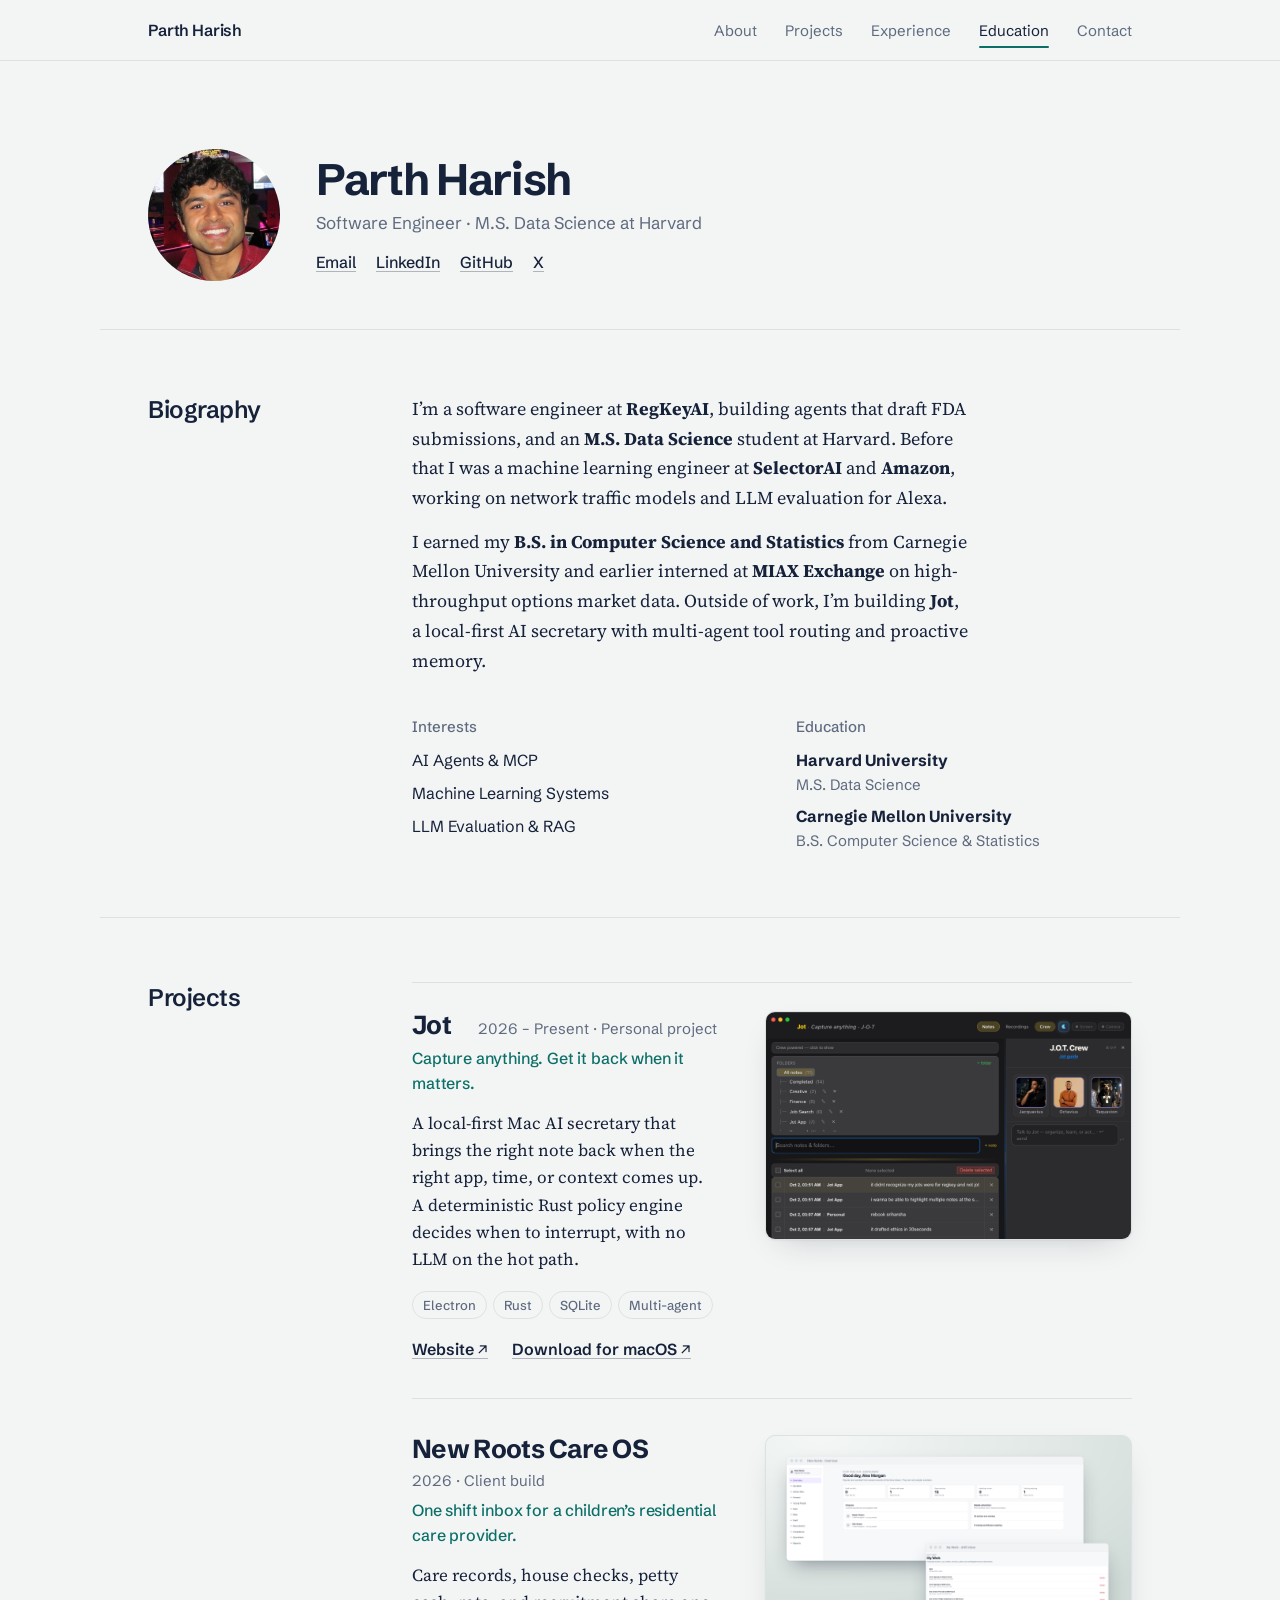
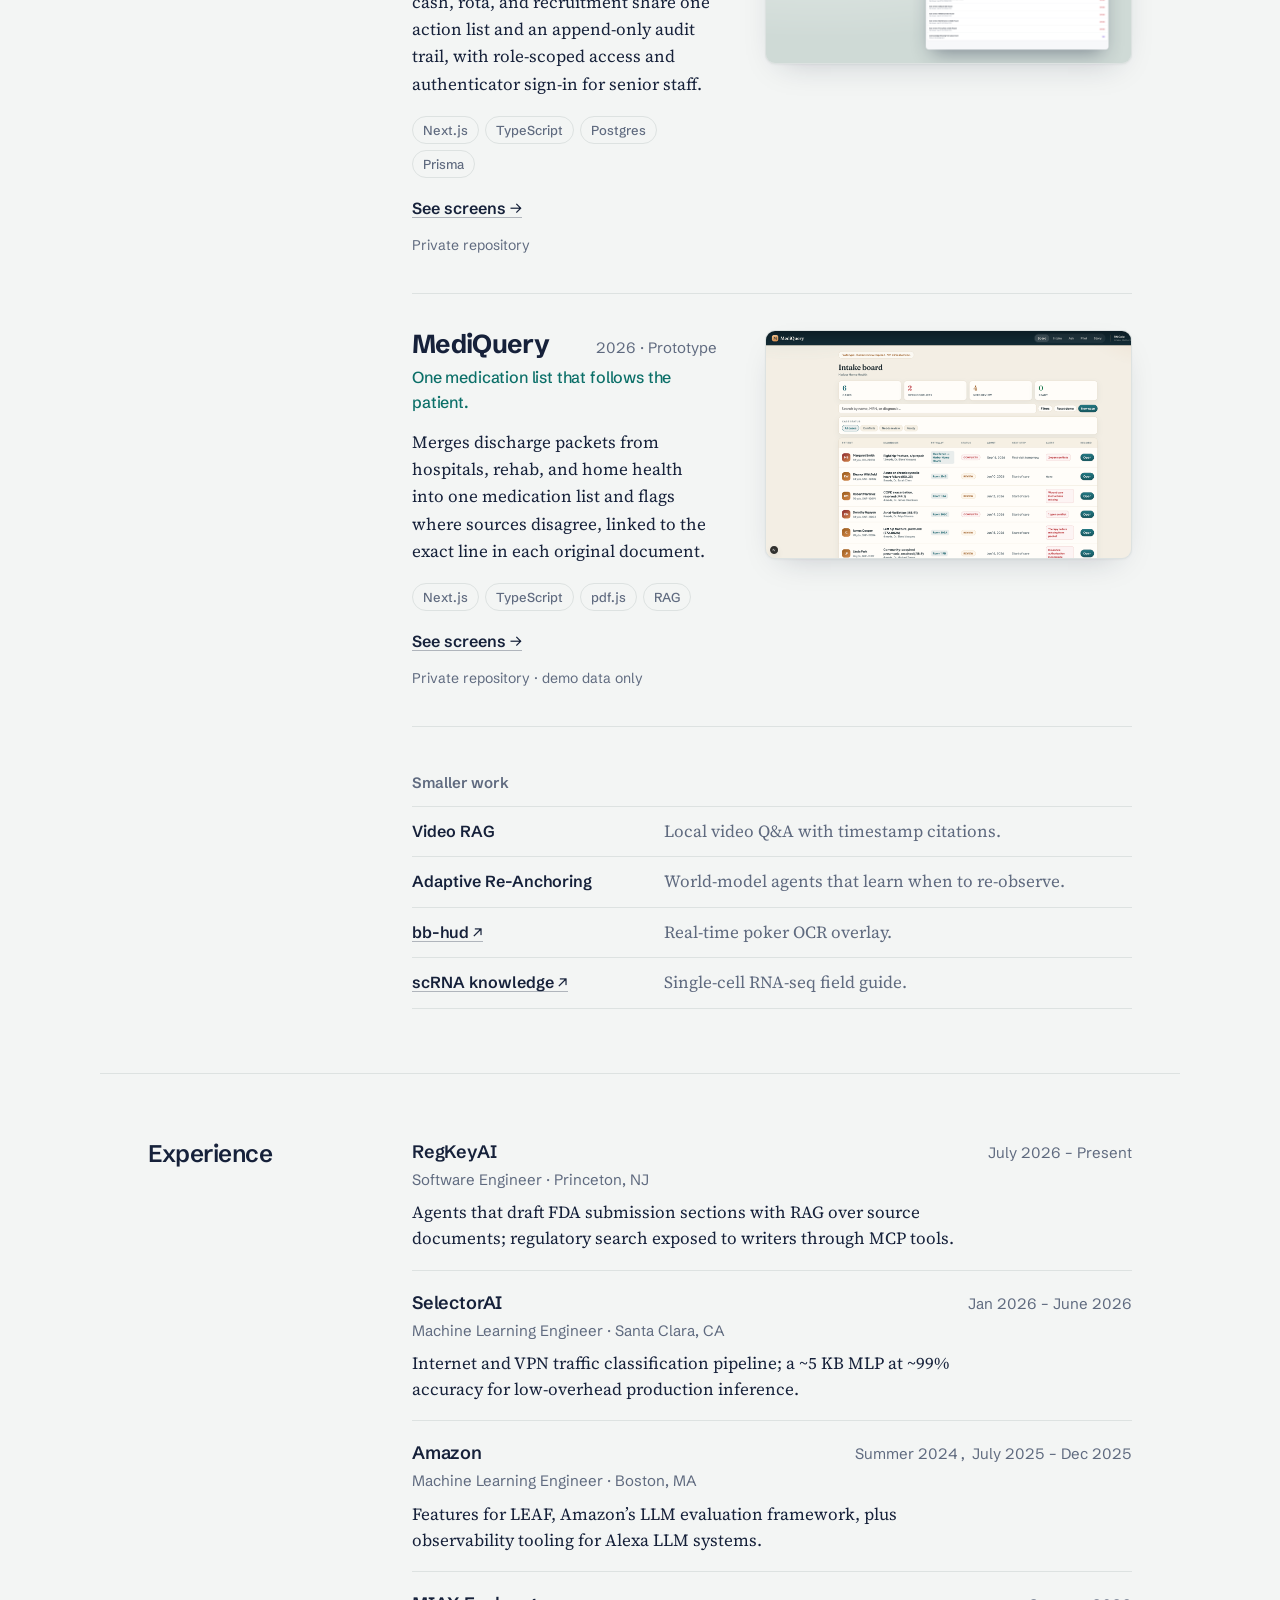
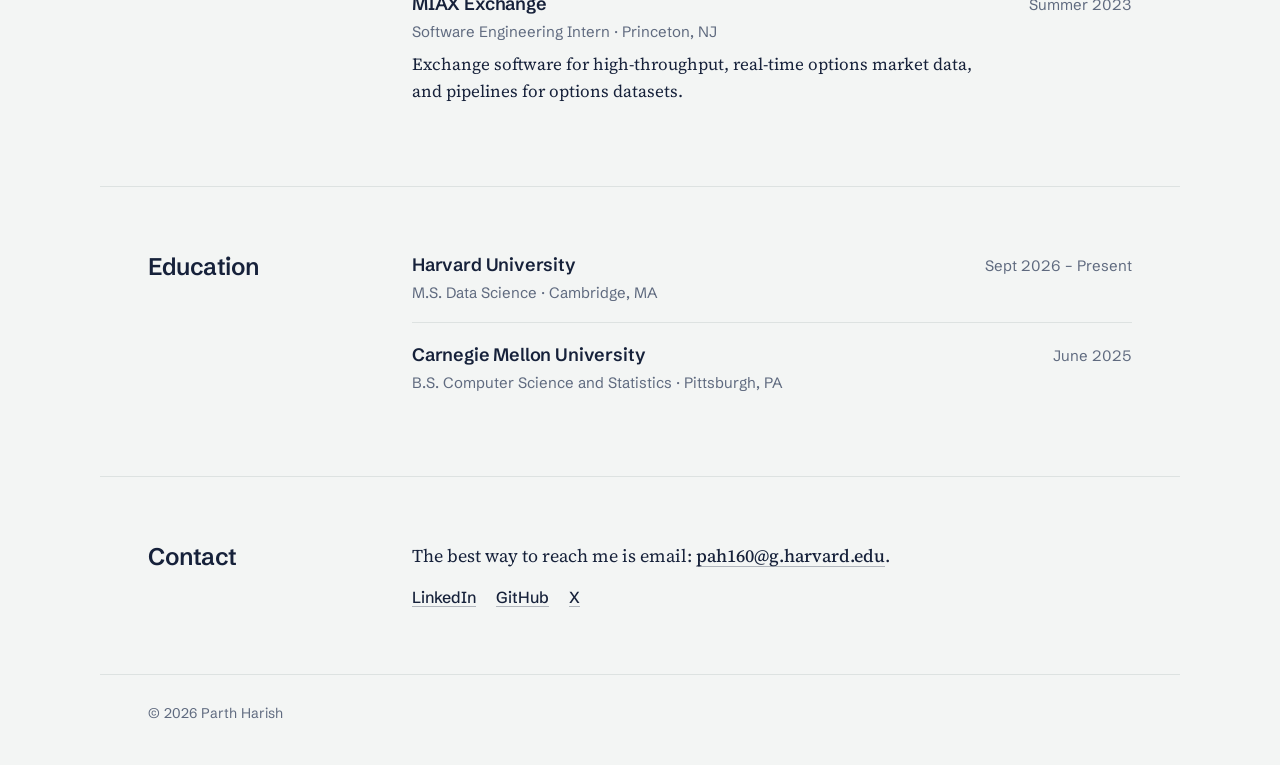
<file: index.html>
<!DOCTYPE html>
<html lang="en">
<head>
  <meta charset="UTF-8" />
  <meta name="viewport" content="width=device-width, initial-scale=1.0" />
  <title>Parth Harish | Software Engineer</title>
  <meta name="theme-color" content="#F3F5F4" />
  <meta name="description" content="Parth Harish builds AI agents and ML systems. M.S. Data Science at Harvard; previously Amazon, SelectorAI, and MIAX Exchange." />
  <meta property="og:title" content="Parth Harish | Software Engineer" />
  <meta property="og:description" content="AI agents and ML systems. M.S. Data Science at Harvard. Building Jot, a local-first AI secretary." />
  <meta property="og:url" content="https://parthha12.github.io/" />
  <meta property="og:image" content="https://parthha12.github.io/assets/projects/jot.png" />
  <link rel="icon" href="data:image/svg+xml,%3Csvg xmlns='http://www.w3.org/2000/svg' viewBox='0 0 32 32'%3E%3Crect width='32' height='32' rx='6' fill='%2316213A'/%3E%3Crect x='6' y='6' width='9' height='9' fill='%23F3F5F4'/%3E%3Crect x='17' y='6' width='9' height='9' fill='%23556077'/%3E%3Crect x='6' y='17' width='9' height='9' fill='%23556077'/%3E%3Crect x='17' y='17' width='9' height='9' fill='%230B6F68'/%3E%3C/svg%3E" />
  <link rel="preconnect" href="https://fonts.googleapis.com" />
  <link rel="preconnect" href="https://fonts.gstatic.com" crossorigin />
  <link rel="stylesheet" href="https://fonts.googleapis.com/css2?family=Schibsted+Grotesk:wght@400;500;600;700&family=Source+Serif+4:opsz,wght@8..60,400;8..60,600&display=swap" />
  <link rel="stylesheet" href="styles.css?v=6" />
  <script type="application/ld+json">
  {
    "@context": "https://schema.org",
    "@type": "Person",
    "name": "Parth Harish",
    "jobTitle": "Software Engineer",
    "email": "pah160@g.harvard.edu",
    "url": "https://parthha12.github.io/",
    "image": "https://parthha12.github.io/assets/dp.jpg",
    "alumniOf": [
      { "@type": "CollegeOrUniversity", "name": "Harvard University" },
      { "@type": "CollegeOrUniversity", "name": "Carnegie Mellon University" }
    ],
    "sameAs": [
      "https://www.linkedin.com/in/parth-harish",
      "https://github.com/parthha12",
      "https://x.com/parthhar04"
    ]
  }
  </script>
</head>
<body>
  <header class="topbar">
    <div class="topbar__inner container">
      <a class="topbar__name" href="#about">Parth Harish</a>
      <nav aria-label="Sections">
        <ul class="nav">
          <li><a href="#about">About</a></li>
          <li><a href="#projects">Projects</a></li>
          <li><a href="#experience">Experience</a></li>
          <li><a href="#education">Education</a></li>
          <li><a href="#contact">Contact</a></li>
        </ul>
      </nav>
    </div>
  </header>

  <main>
    <section id="about" class="hero container">
      <img class="avatar" src="assets/dp.jpg?v=2" alt="Parth Harish" width="132" height="132" />
      <div>
        <h1 class="hero__name">Parth Harish</h1>
        <p class="hero__role">Software Engineer · M.S. Data Science at Harvard</p>
        <ul class="hero__links">
          <li><a href="mailto:pah160@g.harvard.edu">Email</a></li>
          <li><a href="https://www.linkedin.com/in/parth-harish" target="_blank" rel="me noopener noreferrer">LinkedIn</a></li>
          <li><a href="https://github.com/parthha12" target="_blank" rel="me noopener noreferrer">GitHub</a></li>
          <li><a href="https://x.com/parthhar04" target="_blank" rel="me noopener noreferrer">X</a></li>
        </ul>
      </div>
    </section>

    <section class="block container" aria-labelledby="bio-title">
      <h2 id="bio-title" class="block__title">Biography</h2>
      <div class="block__body">
        <p class="prose">
          I’m a software engineer at <strong>RegKeyAI</strong>, building agents that draft FDA submissions,
          and an <strong>M.S. Data Science</strong> student at Harvard. Before that I was a machine learning engineer
          at <strong>SelectorAI</strong> and <strong>Amazon</strong>, working on network traffic models and LLM evaluation for Alexa.
        </p>
        <p class="prose">
          I earned my <strong>B.S. in Computer Science and Statistics</strong> from Carnegie Mellon University and earlier
          interned at <strong>MIAX Exchange</strong> on high-throughput options market data. Outside of work, I’m building
          <strong>Jot</strong>, a local-first AI secretary with multi-agent tool routing and proactive memory.
        </p>

        <div class="facts">
          <div>
            <h3 class="facts__title">Interests</h3>
            <ul class="facts__list">
              <li>AI Agents &amp; MCP</li>
              <li>Machine Learning Systems</li>
              <li>LLM Evaluation &amp; RAG</li>
            </ul>
          </div>
          <div>
            <h3 class="facts__title">Education</h3>
            <ul class="facts__list">
              <li><strong>Harvard University</strong><span>M.S. Data Science</span></li>
              <li><strong>Carnegie Mellon University</strong><span>B.S. Computer Science &amp; Statistics</span></li>
            </ul>
          </div>
        </div>
      </div>
    </section>

    <section id="projects" class="block container" aria-labelledby="projects-title">
      <h2 id="projects-title" class="block__title">Projects</h2>
      <div class="block__body">
        <ul class="projects">
          <li class="project">
            <div class="project__text">
              <div class="project__head">
                <h3 class="project__name">Jot</h3>
                <p class="project__meta">2026 – Present · Personal project</p>
              </div>
              <p class="project__tagline">Capture anything. Get it back when it matters.</p>
              <p class="project__desc">
                A local-first Mac AI secretary that brings the right note back when the right app, time, or context comes up.
                A deterministic Rust policy engine decides when to interrupt, with no LLM on the hot path.
              </p>
              <ul class="tags" aria-label="Stack">
                <li>Electron</li><li>Rust</li><li>SQLite</li><li>Multi-agent</li>
              </ul>
              <ul class="project__links">
                <li><a href="https://parthha12.github.io/jot/" target="_blank" rel="noopener noreferrer">Website</a></li>
                <li><a href="https://github.com/parthha12/jot-releases/releases/latest" target="_blank" rel="noopener noreferrer">Download for macOS</a></li>
              </ul>
            </div>
            <a class="project__media" href="https://parthha12.github.io/jot/" target="_blank" rel="noopener noreferrer">
              <img src="assets/projects/jot.png?v=2" alt="Jot workspace with notes, folders, and the J·O·T crew panel" width="924" height="676" loading="lazy" />
            </a>
          </li>

          <li class="project">
            <div class="project__text">
              <div class="project__head">
                <h3 class="project__name">New Roots Care OS</h3>
                <p class="project__meta">2026 · Client build</p>
              </div>
              <p class="project__tagline">One shift inbox for a children’s residential care provider.</p>
              <p class="project__desc">
                Care records, house checks, petty cash, rota, and recruitment share one action list and an append-only
                audit trail, with role-scoped access and authenticator sign-in for senior staff.
              </p>
              <ul class="tags" aria-label="Stack">
                <li>Next.js</li><li>TypeScript</li><li>Postgres</li><li>Prisma</li>
              </ul>
              <ul class="project__links">
                <li><a href="projects/new-roots.html">See screens</a></li>
              </ul>
              <p class="project__note">Private repository</p>
            </div>
            <a class="project__media" href="projects/new-roots.html">
              <img src="assets/projects/new-roots/thumb.png?v=2" alt="New Roots overview dashboard and shift inbox with overdue checks" width="1600" height="1000" loading="lazy" />
            </a>
          </li>

          <li class="project">
            <div class="project__text">
              <div class="project__head">
                <h3 class="project__name">MediQuery</h3>
                <p class="project__meta">2026 · Prototype</p>
              </div>
              <p class="project__tagline">One medication list that follows the patient.</p>
              <p class="project__desc">
                Merges discharge packets from hospitals, rehab, and home health into one medication list and flags where
                sources disagree, linked to the exact line in each original document.
              </p>
              <ul class="tags" aria-label="Stack">
                <li>Next.js</li><li>TypeScript</li><li>pdf.js</li><li>RAG</li>
              </ul>
              <ul class="project__links">
                <li><a href="projects/mediquery.html">See screens</a></li>
              </ul>
              <p class="project__note">Private repository · demo data only</p>
            </div>
            <a class="project__media" href="projects/mediquery.html">
              <img src="assets/projects/mediquery/2.png" alt="MediQuery intake board with demo patients and medication conflicts" width="1600" height="900" loading="lazy" />
            </a>
          </li>
        </ul>

        <h3 class="minor__title">Smaller work</h3>
        <ul class="minor">
          <li><p class="minor__name">Video RAG</p><p class="minor__desc">Local video Q&amp;A with timestamp citations.</p></li>
          <li><p class="minor__name">Adaptive Re-Anchoring</p><p class="minor__desc">World-model agents that learn when to re-observe.</p></li>
          <li><a class="minor__name" href="https://github.com/parthha12/bb-hud" target="_blank" rel="noopener noreferrer">bb-hud</a><p class="minor__desc">Real-time poker OCR overlay.</p></li>
          <li><a class="minor__name" href="https://github.com/parthha12/scrna-knowledge" target="_blank" rel="noopener noreferrer">scRNA knowledge</a><p class="minor__desc">Single-cell RNA-seq field guide.</p></li>
        </ul>
      </div>
    </section>

    <section id="experience" class="block container" aria-labelledby="experience-title">
      <h2 id="experience-title" class="block__title">Experience</h2>
      <div class="block__body">
        <ul class="timeline">
          <li>
            <div class="timeline__head"><h3>RegKeyAI</h3><span>July 2026 – Present</span></div>
            <p class="timeline__role">Software Engineer · Princeton, NJ</p>
            <p class="timeline__desc">Agents that draft FDA submission sections with RAG over source documents; regulatory search exposed to writers through MCP tools.</p>
          </li>
          <li>
            <div class="timeline__head"><h3>SelectorAI</h3><span>Jan 2026 – June 2026</span></div>
            <p class="timeline__role">Machine Learning Engineer · Santa Clara, CA</p>
            <p class="timeline__desc">Internet and VPN traffic classification pipeline; a ~5 KB MLP at ~99% accuracy for low-overhead production inference.</p>
          </li>
          <li>
            <div class="timeline__head"><h3>Amazon</h3><span>Summer 2024, July 2025 – Dec 2025</span></div>
            <p class="timeline__role">Machine Learning Engineer · Boston, MA</p>
            <p class="timeline__desc">Features for LEAF, Amazon’s LLM evaluation framework, plus observability tooling for Alexa LLM systems.</p>
          </li>
          <li>
            <div class="timeline__head"><h3>MIAX Exchange</h3><span>Summer 2023</span></div>
            <p class="timeline__role">Software Engineering Intern · Princeton, NJ</p>
            <p class="timeline__desc">Exchange software for high-throughput, real-time options market data, and pipelines for options datasets.</p>
          </li>
        </ul>
      </div>
    </section>

    <section id="education" class="block container" aria-labelledby="education-title">
      <h2 id="education-title" class="block__title">Education</h2>
      <div class="block__body">
        <ul class="timeline">
          <li>
            <div class="timeline__head"><h3>Harvard University</h3><span>Sept 2026 – Present</span></div>
            <p class="timeline__role">M.S. Data Science · Cambridge, MA</p>
          </li>
          <li>
            <div class="timeline__head"><h3>Carnegie Mellon University</h3><span>June 2025</span></div>
            <p class="timeline__role">B.S. Computer Science and Statistics · Pittsburgh, PA</p>
          </li>
        </ul>
      </div>
    </section>

    <section id="contact" class="block container" aria-labelledby="contact-title">
      <h2 id="contact-title" class="block__title">Contact</h2>
      <div class="block__body">
        <p class="prose">The best way to reach me is email: <a class="inline" href="mailto:pah160@g.harvard.edu">pah160@g.harvard.edu</a>.</p>
        <ul class="hero__links">
          <li><a href="https://www.linkedin.com/in/parth-harish" target="_blank" rel="me noopener noreferrer">LinkedIn</a></li>
          <li><a href="https://github.com/parthha12" target="_blank" rel="me noopener noreferrer">GitHub</a></li>
          <li><a href="https://x.com/parthhar04" target="_blank" rel="me noopener noreferrer">X</a></li>
        </ul>
      </div>
    </section>
  </main>

  <footer class="footer container">© 2026 Parth Harish</footer>

  <script>
    const links = [...document.querySelectorAll('.nav a')];
    const byId = new Map(links.map((a) => [a.hash.slice(1), a]));
    const observer = new IntersectionObserver((entries) => {
      entries.forEach((entry) => {
        if (!entry.isIntersecting) return;
        links.forEach((a) => a.removeAttribute('aria-current'));
        byId.get(entry.target.id)?.setAttribute('aria-current', 'true');
      });
    }, { rootMargin: '-45% 0px -50% 0px' });
    byId.forEach((_, id) => observer.observe(document.getElementById(id)));
  </script>
</body>
</html>
</file>
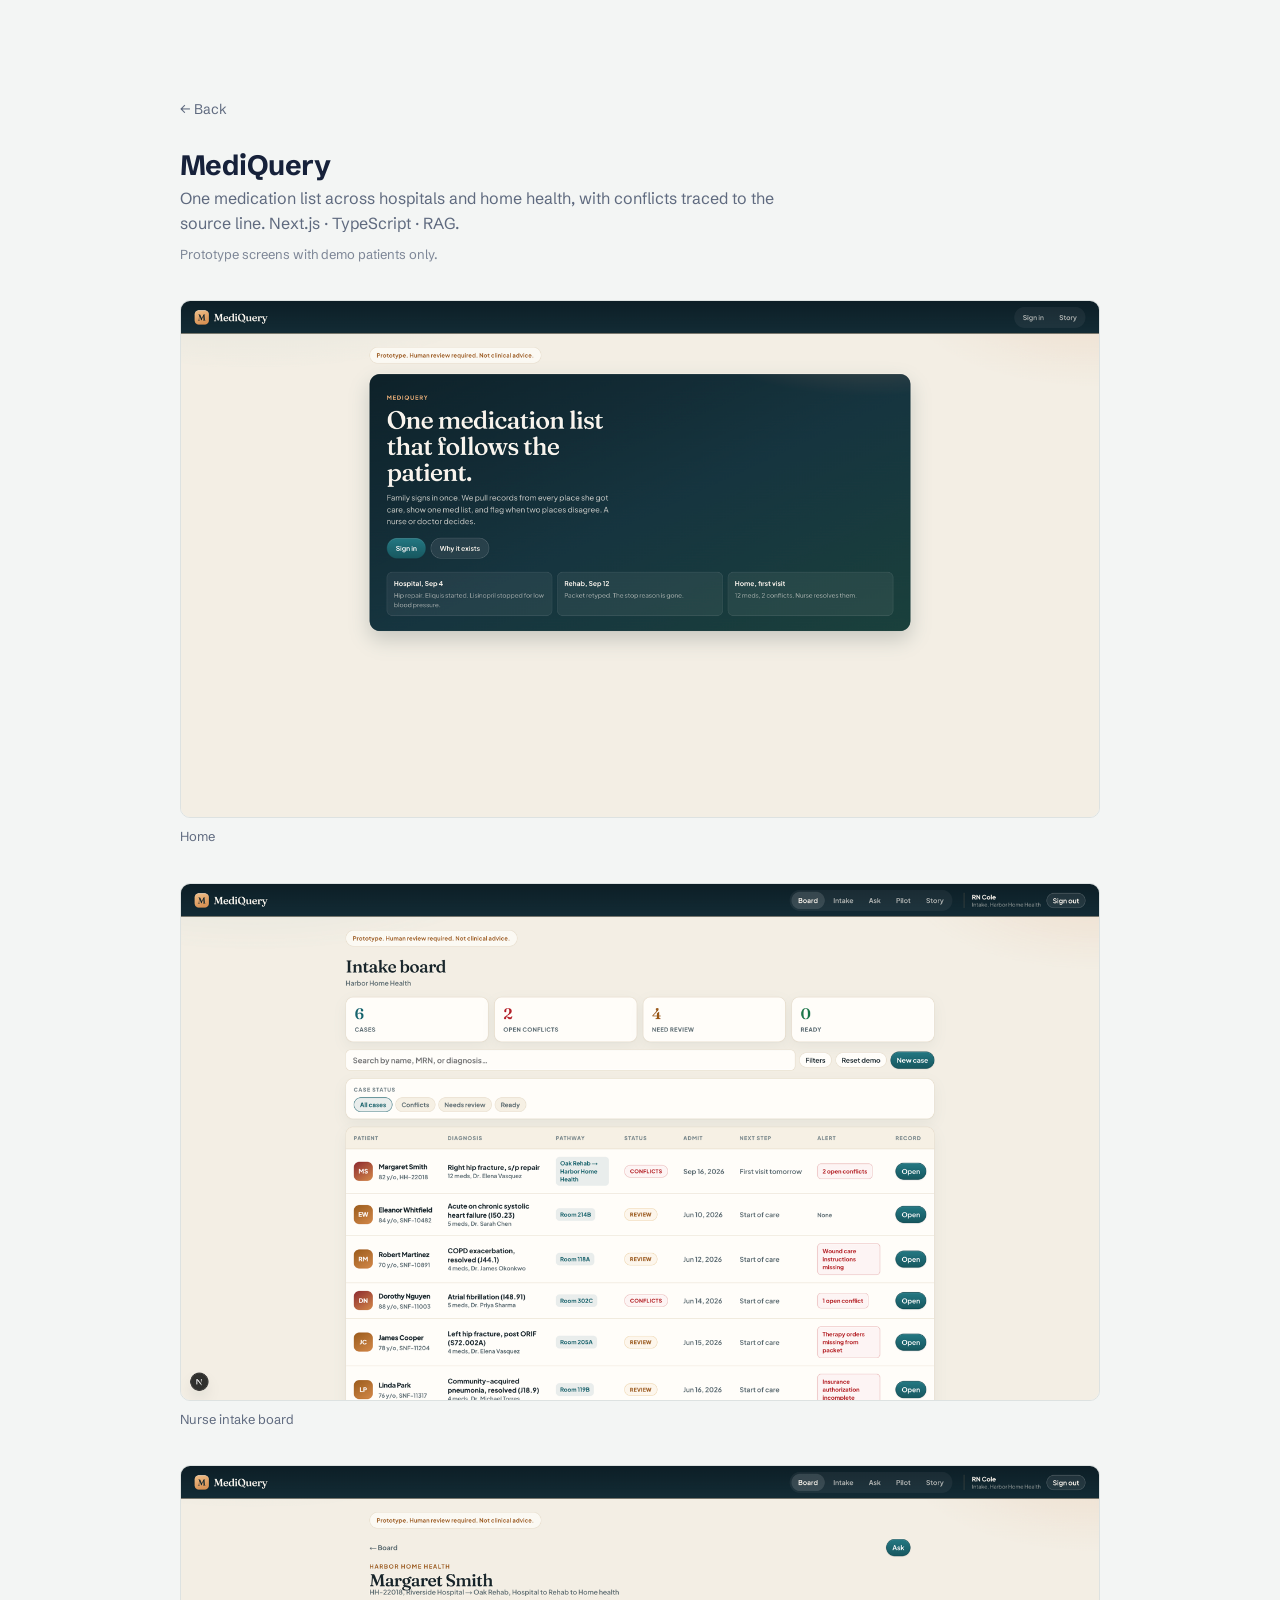
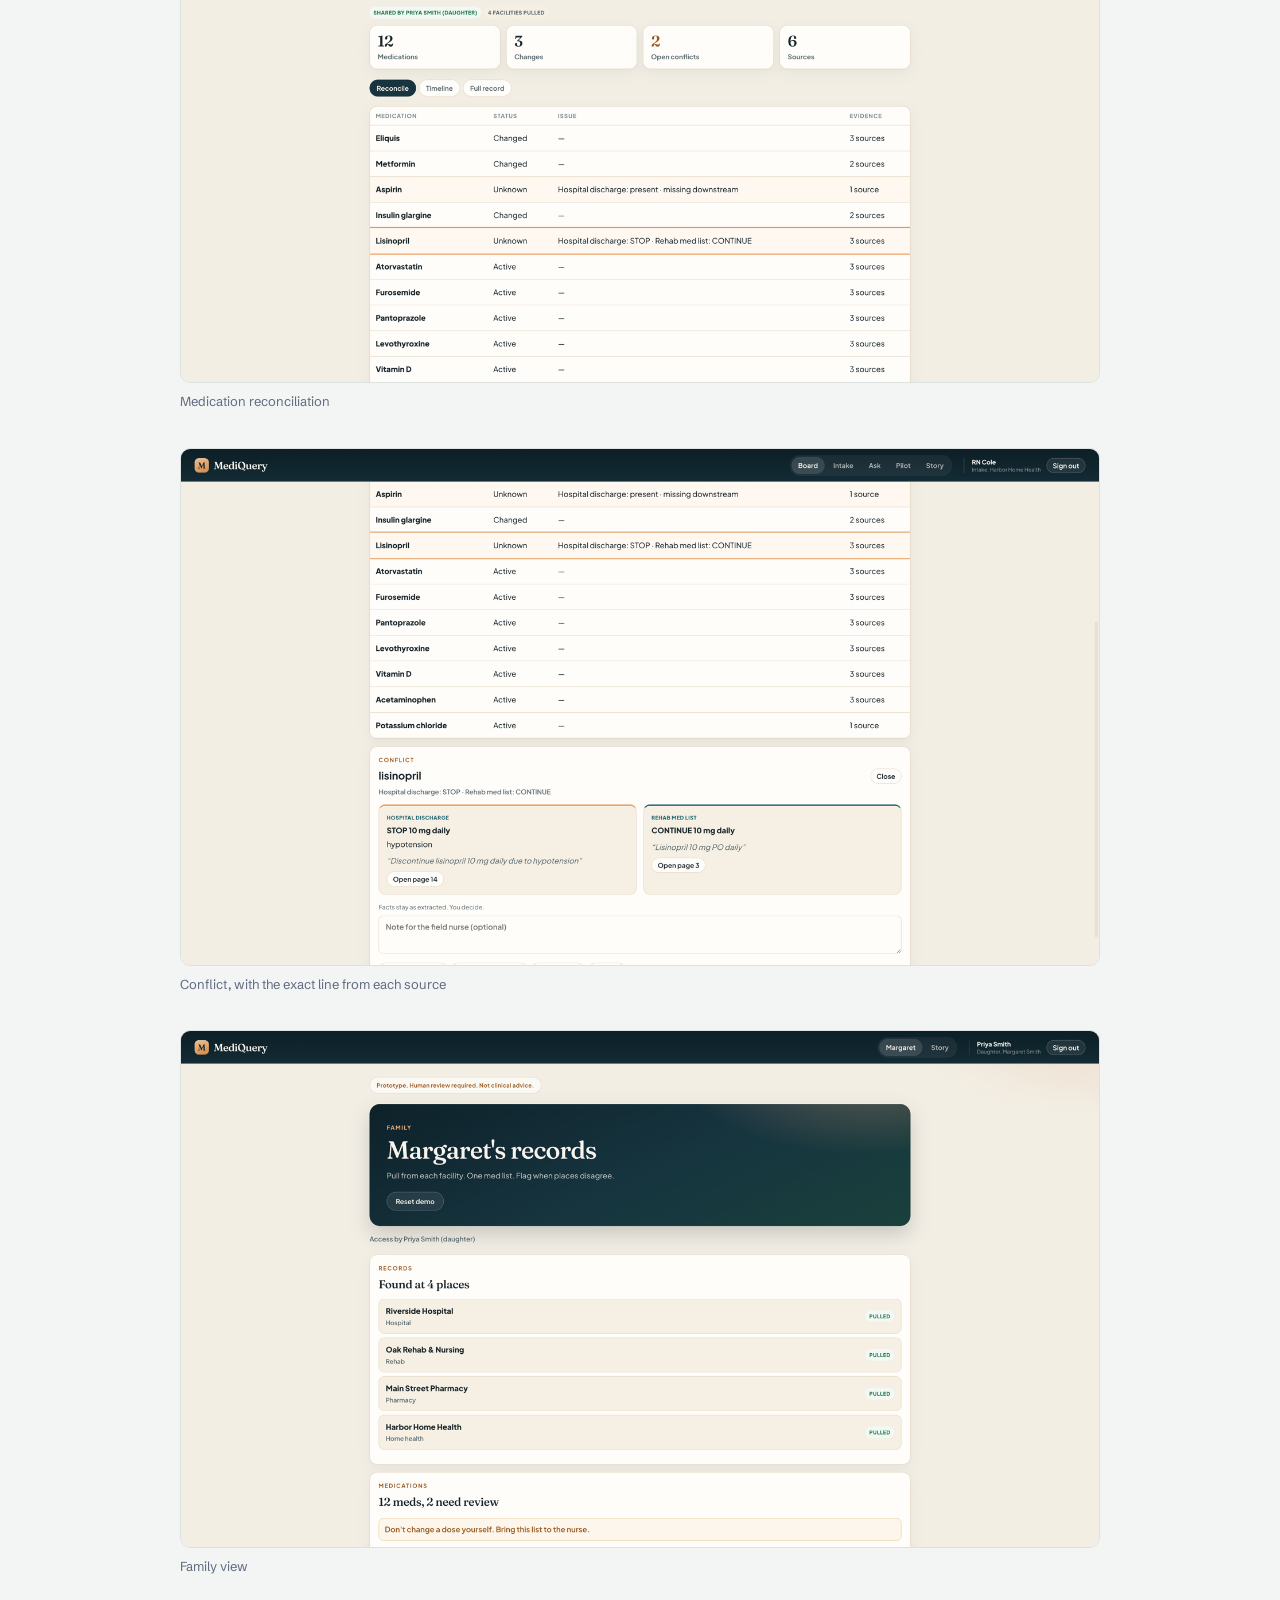
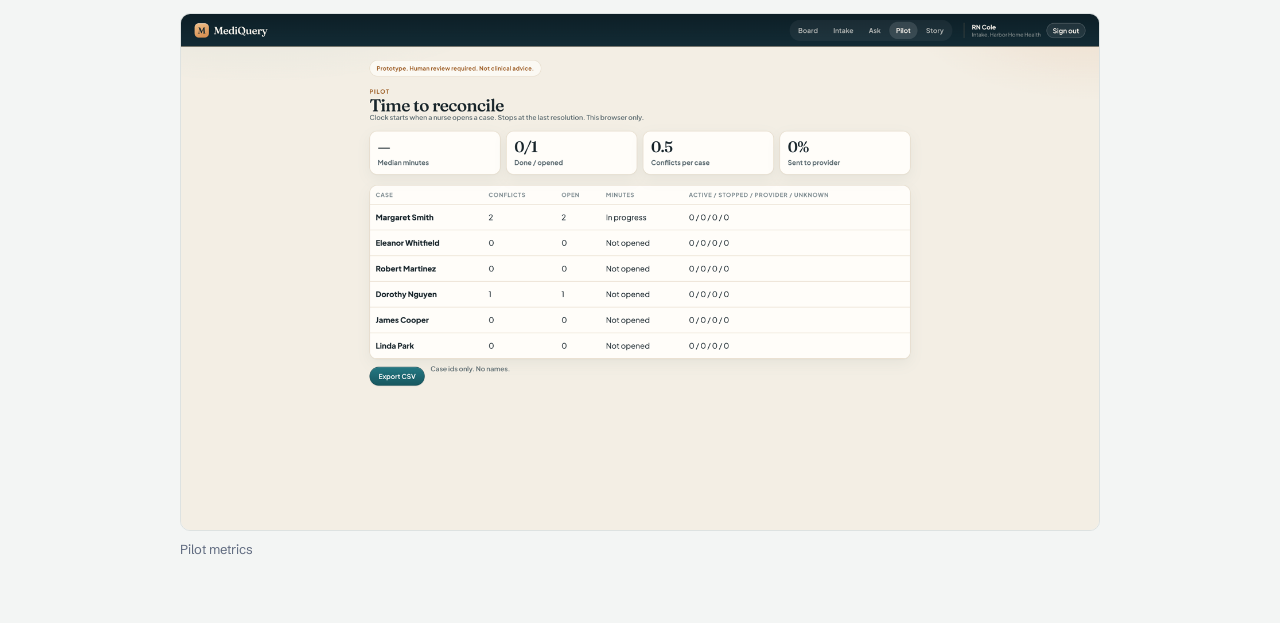
<file: projects/mediquery.html>
<!DOCTYPE html>
<html lang="en">
<head>
  <meta charset="UTF-8" />
  <meta name="viewport" content="width=device-width, initial-scale=1.0" />
  <title>MediQuery · Parth Harish</title>
  <meta name="description" content="Screens from MediQuery, one medication list that follows the patient across care settings." />
  <meta name="theme-color" content="#F3F5F4" />
  <link rel="preconnect" href="https://fonts.googleapis.com" />
  <link rel="preconnect" href="https://fonts.gstatic.com" crossorigin />
  <link rel="stylesheet" href="https://fonts.googleapis.com/css2?family=Schibsted+Grotesk:wght@400;500;600;700&display=swap" />
  <link rel="stylesheet" href="../styles.css?v=6" />
</head>
<body>
  <main class="page page--wide">
    <a class="back" href="../index.html#projects">← Back</a>

    <header class="gallery__head">
      <h1 class="intro__name">MediQuery</h1>
      <p class="intro__line">One medication list across hospitals and home health, with conflicts traced to the source line. Next.js · TypeScript · RAG.</p>
      <p class="gallery__note">Prototype screens with demo patients only.</p>
    </header>

    <ul class="gallery">
      <li><figure><img src="../assets/projects/mediquery/1.png" alt="MediQuery home page: one medication list that follows the patient" width="1600" height="900" /><figcaption>Home</figcaption></figure></li>
      <li><figure><img src="../assets/projects/mediquery/2.png" alt="Nurse intake board with six demo patients and open conflicts" width="1600" height="900" loading="lazy" /><figcaption>Nurse intake board</figcaption></figure></li>
      <li><figure><img src="../assets/projects/mediquery/3.png" alt="Patient record with a reconciled medication list" width="1600" height="900" loading="lazy" /><figcaption>Medication reconciliation</figcaption></figure></li>
      <li><figure><img src="../assets/projects/mediquery/4.png" alt="Conflict panel showing hospital STOP versus rehab CONTINUE with page links" width="1600" height="900" loading="lazy" /><figcaption>Conflict, with the exact line from each source</figcaption></figure></li>
      <li><figure><img src="../assets/projects/mediquery/5.png" alt="Family view showing records pulled from four facilities" width="1600" height="900" loading="lazy" /><figcaption>Family view</figcaption></figure></li>
      <li><figure><img src="../assets/projects/mediquery/6.png" alt="Pilot metrics: time to reconcile per case" width="1600" height="900" loading="lazy" /><figcaption>Pilot metrics</figcaption></figure></li>
    </ul>
  </main>
</body>
</html>
</file>
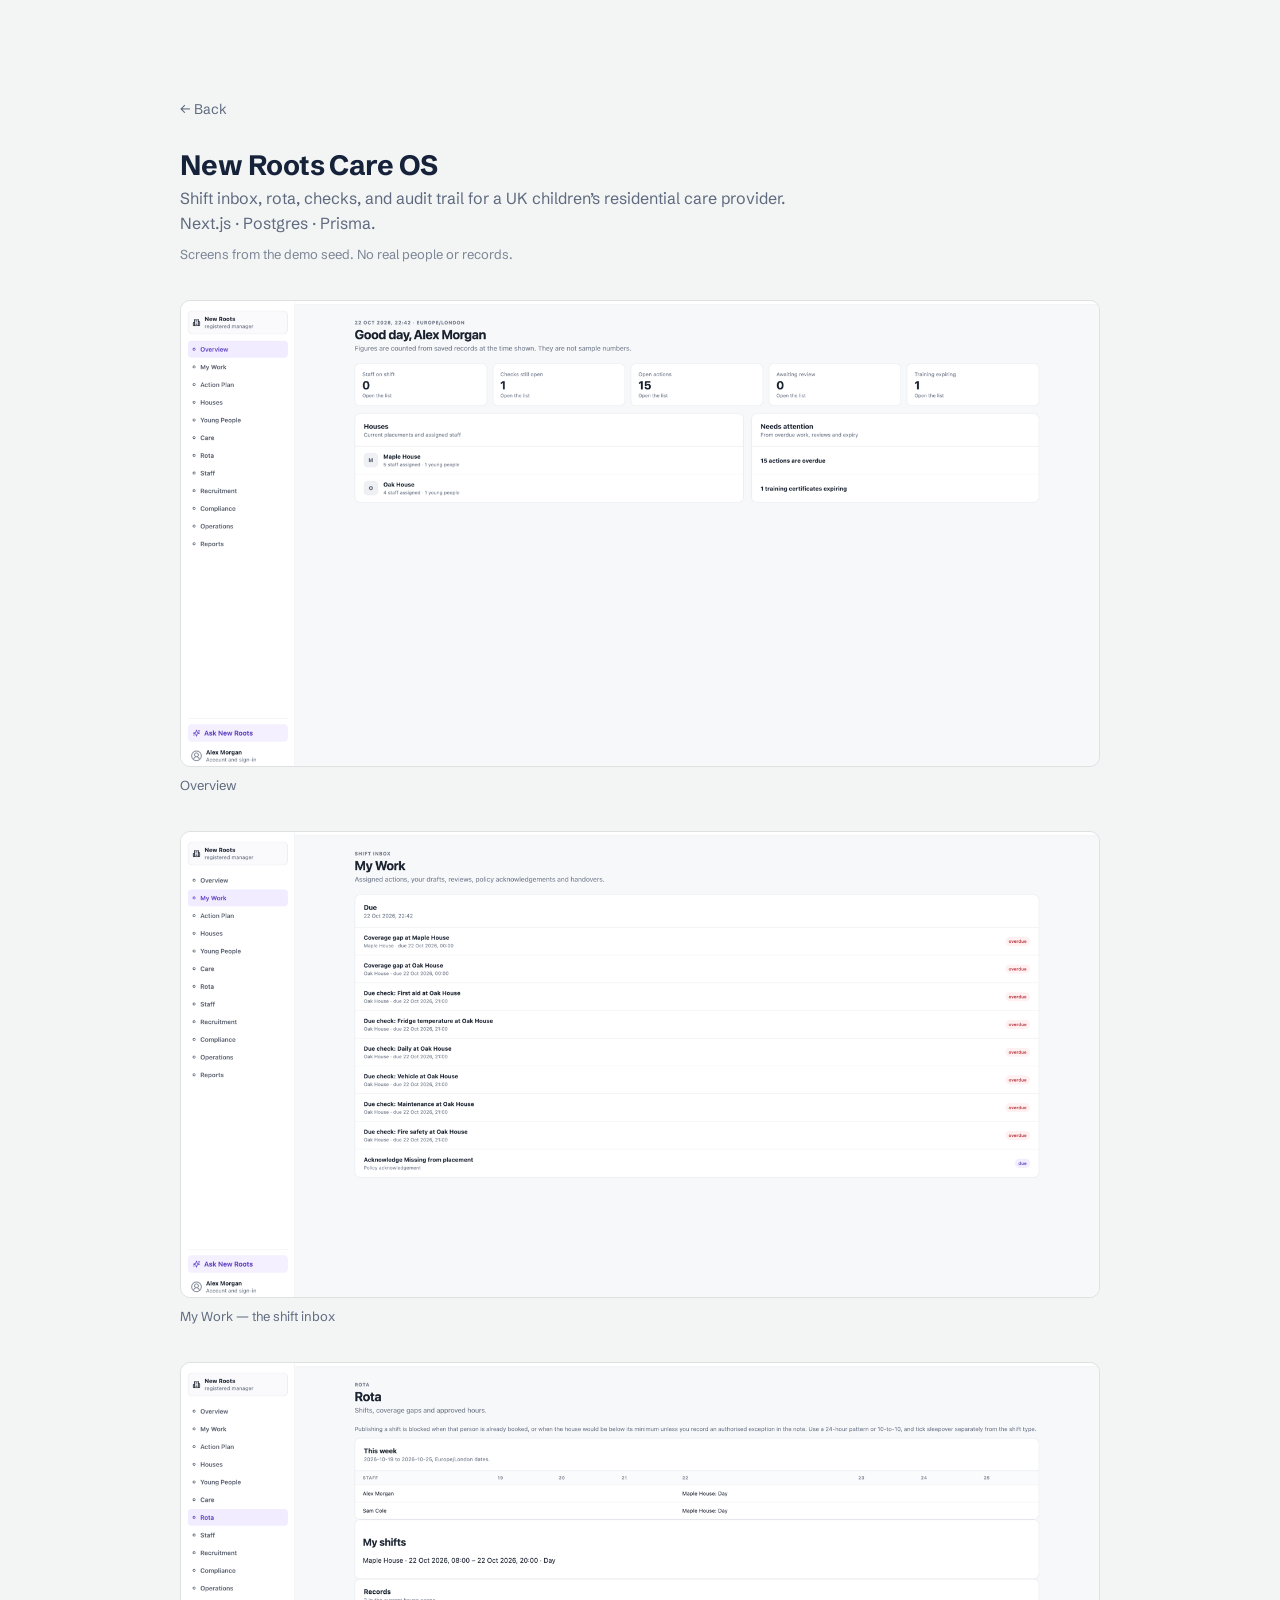
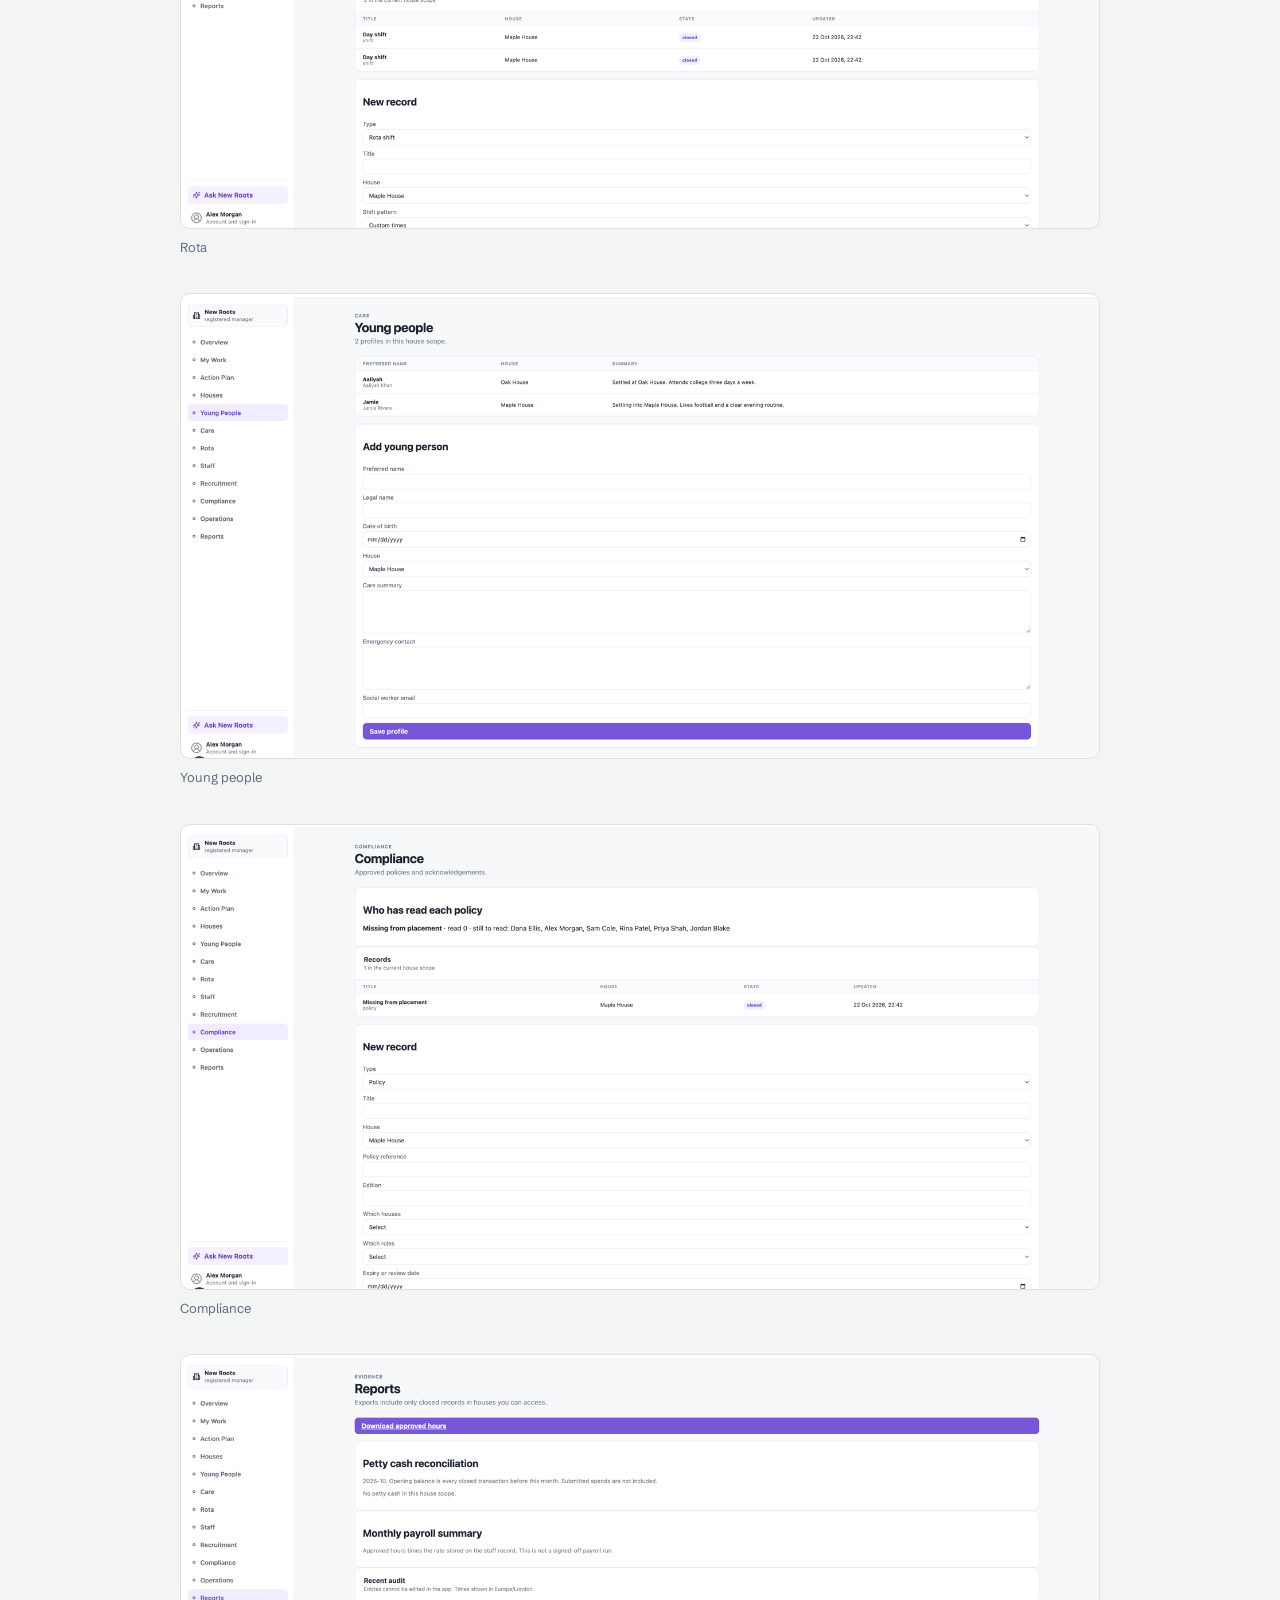
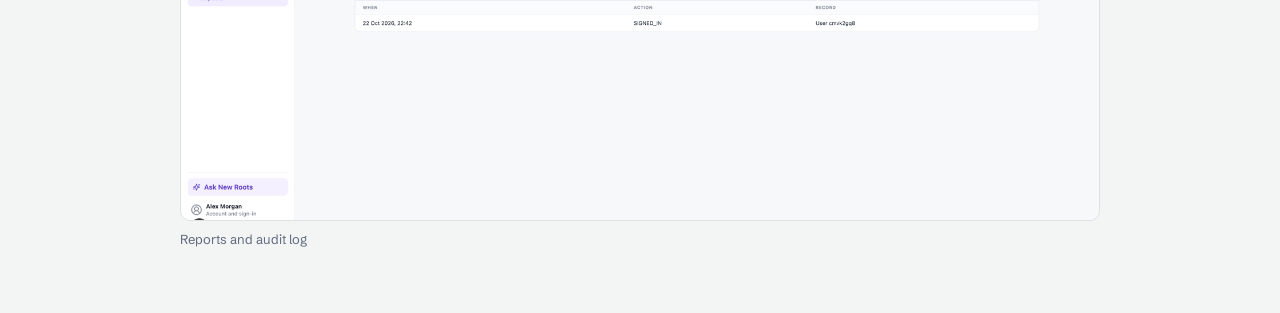
<file: projects/new-roots.html>
<!DOCTYPE html>
<html lang="en">
<head>
  <meta charset="UTF-8" />
  <meta name="viewport" content="width=device-width, initial-scale=1.0" />
  <title>New Roots Care OS · Parth Harish</title>
  <meta name="description" content="Screens from New Roots Care OS, a shift inbox and records system for a UK children's residential care provider." />
  <meta name="theme-color" content="#F3F5F4" />
  <link rel="preconnect" href="https://fonts.googleapis.com" />
  <link rel="preconnect" href="https://fonts.gstatic.com" crossorigin />
  <link rel="stylesheet" href="https://fonts.googleapis.com/css2?family=Schibsted+Grotesk:wght@400;500;600;700&display=swap" />
  <link rel="stylesheet" href="../styles.css?v=6" />
</head>
<body>
  <main class="page page--wide">
    <a class="back" href="../index.html#projects">← Back</a>

    <header class="gallery__head">
      <h1 class="intro__name">New Roots Care OS</h1>
      <p class="intro__line">Shift inbox, rota, checks, and audit trail for a UK children’s residential care provider. Next.js · Postgres · Prisma.</p>
      <p class="gallery__note">Screens from the demo seed. No real people or records.</p>
    </header>

    <ul class="gallery">
      <li><figure><img src="../assets/projects/new-roots/1.png" alt="Overview with staff on shift, open checks, and actions needing attention" width="1600" height="810" /><figcaption>Overview</figcaption></figure></li>
      <li><figure><img src="../assets/projects/new-roots/2.png" alt="My Work shift inbox listing overdue checks and policy acknowledgements" width="1600" height="810" loading="lazy" /><figcaption>My Work — the shift inbox</figcaption></figure></li>
      <li><figure><img src="../assets/projects/new-roots/3.png" alt="Rota week grid with shifts per staff member" width="1600" height="810" loading="lazy" /><figcaption>Rota</figcaption></figure></li>
      <li><figure><img src="../assets/projects/new-roots/4.png" alt="Young people list with house and care summary" width="1600" height="810" loading="lazy" /><figcaption>Young people</figcaption></figure></li>
      <li><figure><img src="../assets/projects/new-roots/5.png" alt="Compliance page tracking who has read each policy" width="1600" height="810" loading="lazy" /><figcaption>Compliance</figcaption></figure></li>
      <li><figure><img src="../assets/projects/new-roots/6.png" alt="Reports with petty cash reconciliation, payroll summary, and audit log" width="1600" height="810" loading="lazy" /><figcaption>Reports and audit log</figcaption></figure></li>
    </ul>
  </main>
</body>
</html>
</file>
<file: styles.css>
:root {
  --paper: #F3F5F4;
  --ink: #16213A;
  --graphite: #5F6A7F;
  --rule: #DDE2E1;
  --accent: #0B6F68;
  --card: #FFFFFF;
  --mask: #E4E9E7;
  --sans: "Schibsted Grotesk", "Helvetica Neue", Arial, sans-serif;
  --serif: "Source Serif 4", Georgia, "Times New Roman", serif;
  --avatar-position: 50% 30%;
  --topbar-h: 60px;
  color-scheme: light;
}

*, *::before, *::after { box-sizing: border-box; }
html {
  -webkit-text-size-adjust: 100%;
  scroll-behavior: smooth;
  scroll-padding-top: calc(var(--topbar-h) + 16px);
}
body {
  margin: 0;
  background: var(--paper);
  color: var(--ink);
  font-family: var(--sans);
  font-size: 16px;
  line-height: 1.55;
  -webkit-font-smoothing: antialiased;
}
h1, h2, h3, p, ul, figure { margin: 0; }
ul { padding: 0; list-style: none; }
img { display: block; max-width: 100%; }
a { color: inherit; text-decoration: none; }
:focus-visible { outline: 2px solid var(--accent); outline-offset: 3px; border-radius: 4px; }

.container {
  width: 100%;
  max-width: 1080px;
  margin-inline: auto;
  padding-inline: clamp(20px, 5vw, 48px);
}

/* === Top bar === */
.topbar {
  position: sticky;
  top: 0;
  z-index: 10;
  background: rgb(243 245 244 / 0.88);
  backdrop-filter: saturate(1.4) blur(10px);
  border-bottom: 1px solid var(--rule);
}
.topbar__inner {
  display: flex;
  align-items: center;
  justify-content: space-between;
  gap: 16px;
  height: var(--topbar-h);
}
.topbar__name { font-weight: 600; letter-spacing: -0.01em; }
.nav { display: flex; gap: clamp(12px, 2.5vw, 28px); }
.nav a {
  position: relative;
  padding-block: 18px;
  font-size: 0.9375rem;
  color: var(--graphite);
  transition: color 0.15s ease;
}
.nav a:hover { color: var(--ink); }
.nav a[aria-current] { color: var(--ink); }
.nav a[aria-current]::after {
  content: "";
  position: absolute;
  inset: auto 0 10px;
  height: 2px;
  background: var(--accent);
  border-radius: 2px;
}

/* === Hero === */
.hero {
  display: flex;
  align-items: center;
  gap: clamp(20px, 4vw, 36px);
  padding-block: clamp(48px, 8vw, 88px) clamp(32px, 5vw, 48px);
}
.avatar {
  flex: none;
  width: clamp(96px, 14vw, 132px);
  height: clamp(96px, 14vw, 132px);
  border-radius: 50%;
  object-fit: cover;
  object-position: var(--avatar-position);
  background: var(--rule);
}
.hero__name {
  font-size: clamp(2rem, 4.5vw, 2.75rem);
  font-weight: 700;
  letter-spacing: -0.03em;
  line-height: 1.1;
}
.hero__role { margin-top: 6px; color: var(--graphite); font-size: 1.0625rem; }
.hero__links {
  display: flex;
  flex-wrap: wrap;
  gap: 4px 20px;
  margin-top: 14px;
}
.hero__links a,
a.inline {
  font-weight: 500;
  text-decoration: underline;
  text-decoration-color: rgb(22 33 58 / 0.3);
  text-underline-offset: 0.2em;
  transition: color 0.15s ease, text-decoration-color 0.15s ease;
}
.hero__links a:hover,
a.inline:hover { color: var(--accent); text-decoration-color: currentColor; }

/* === Section blocks: label left, content right === */
.block {
  display: grid;
  grid-template-columns: minmax(0, 200px) minmax(0, 1fr);
  gap: 16px clamp(24px, 5vw, 64px);
  padding-block: clamp(40px, 6vw, 64px);
  border-top: 1px solid var(--rule);
}
.block__title {
  font-size: 1.5rem;
  font-weight: 600;
  letter-spacing: -0.02em;
  line-height: 1.3;
}
.prose {
  max-width: 62ch;
  font-family: var(--serif);
  font-size: 1.125rem;
  line-height: 1.65;
}
.prose + .prose { margin-top: 14px; }

.facts {
  display: grid;
  grid-template-columns: repeat(auto-fit, minmax(220px, 1fr));
  gap: 24px 48px;
  margin-top: 40px;
}
.facts__title {
  margin-bottom: 10px;
  font-size: 0.9375rem;
  font-weight: 500;
  color: var(--graphite);
}
.facts__list li + li { margin-top: 8px; }
.facts__list span {
  display: block;
  font-size: 0.9375rem;
  color: var(--graphite);
}

/* === Projects === */
.projects { border-top: 1px solid var(--rule); }
.project {
  display: grid;
  grid-template-columns: minmax(0, 5fr) minmax(0, 6fr);
  gap: clamp(24px, 4vw, 48px);
  align-items: start;
  padding-block: 36px;
  border-bottom: 1px solid var(--rule);
}
.projects .project:first-child { padding-top: 28px; }
.project__head {
  display: flex;
  flex-wrap: wrap;
  align-items: baseline;
  justify-content: space-between;
  gap: 4px 16px;
}
.project__name {
  font-size: 1.625rem;
  font-weight: 700;
  letter-spacing: -0.025em;
  line-height: 1.15;
}
.project__meta {
  font-size: 0.9375rem;
  color: var(--graphite);
  font-variant-numeric: tabular-nums;
  white-space: nowrap;
}
.project__tagline {
  margin-top: 6px;
  font-weight: 500;
  color: var(--accent);
  letter-spacing: -0.01em;
}
.project__desc {
  margin-top: 14px;
  max-width: 60ch;
  font-family: var(--serif);
  font-size: 1.0625rem;
  line-height: 1.6;
}
.tags {
  display: flex;
  flex-wrap: wrap;
  gap: 6px;
  margin-top: 18px;
}
.tags li {
  padding: 3px 10px;
  font-size: 0.8125rem;
  font-weight: 500;
  color: var(--graphite);
  border: 1px solid var(--rule);
  border-radius: 999px;
}
.project__links {
  display: flex;
  flex-wrap: wrap;
  gap: 6px 24px;
  margin-top: 18px;
}
.project__links a,
a.minor__name {
  font-weight: 600;
  text-decoration: underline;
  text-decoration-color: rgb(22 33 58 / 0.3);
  text-decoration-thickness: 1px;
  text-underline-offset: 0.2em;
  transition: color 0.2s ease, text-decoration-color 0.2s ease;
}
.project__links a[target="_blank"]::after,
a.minor__name::after { content: " ↗"; font-weight: 400; }
.project__links a:not([target])::after { content: " →"; font-weight: 400; }
.project__links a:hover,
a.minor__name:hover { color: var(--accent); text-decoration-color: currentColor; }
.project__note {
  margin-top: 14px;
  font-size: 0.875rem;
  color: var(--graphite);
}
.project__media {
  display: block;
  overflow: hidden;
  aspect-ratio: 16 / 10;
  border: 1px solid var(--rule);
  border-radius: 10px;
  background: var(--mask);
  box-shadow: 0 1px 2px rgb(22 33 58 / 0.04), 0 12px 32px -16px rgb(22 33 58 / 0.25);
  transition: transform 0.2s ease, box-shadow 0.2s ease;
}
.project__media:hover {
  transform: translateY(-2px);
  box-shadow: 0 1px 2px rgb(22 33 58 / 0.06), 0 18px 40px -16px rgb(22 33 58 / 0.32);
}
.project__media img {
  width: 100%;
  height: 100%;
  object-fit: cover;
  object-position: left top;
}

.minor__title {
  margin-top: 44px;
  font-size: 0.9375rem;
  font-weight: 600;
  color: var(--graphite);
}
.minor {
  margin-top: 12px;
  border-top: 1px solid var(--rule);
}
.minor li {
  display: grid;
  grid-template-columns: minmax(0, 220px) minmax(0, 1fr);
  gap: 4px 32px;
  padding-block: 12px;
  border-bottom: 1px solid var(--rule);
}
.minor__name { font-weight: 600; justify-self: start; }
.minor__desc {
  font-family: var(--serif);
  font-size: 1.0625rem;
  line-height: 1.5;
  color: var(--graphite);
}

/* === Experience / Education === */
.timeline li {
  padding-block: 18px;
  border-bottom: 1px solid var(--rule);
}
.timeline li:first-child { padding-top: 0; }
.timeline li:last-child { border-bottom: 0; }
.timeline__head {
  display: flex;
  flex-wrap: wrap;
  align-items: baseline;
  justify-content: space-between;
  gap: 2px 16px;
}
.timeline__head h3 { font-size: 1.125rem; font-weight: 600; letter-spacing: -0.01em; }
.timeline__head span {
  font-size: 0.9375rem;
  color: var(--graphite);
  font-variant-numeric: tabular-nums;
}
.timeline__role { margin-top: 2px; color: var(--graphite); font-size: 0.9375rem; }
.timeline__desc {
  margin-top: 8px;
  max-width: 64ch;
  font-family: var(--serif);
  font-size: 1.0625rem;
  line-height: 1.55;
}

.footer {
  padding-block: 28px 40px;
  border-top: 1px solid var(--rule);
  font-size: 0.875rem;
  color: var(--graphite);
}

/* === Project gallery pages (projects/*.html) === */
.page {
  max-width: 640px;
  margin: 0 auto;
  padding: clamp(48px, 10vw, 96px) 20px 64px;
}
.page--wide { max-width: 960px; }
.back {
  display: inline-block;
  margin-bottom: 28px;
  font-size: 0.875rem;
  color: var(--graphite);
}
.back:hover { color: var(--ink); }
.intro__name {
  font-size: 1.75rem;
  font-weight: 700;
  letter-spacing: -0.02em;
  line-height: 1.2;
}
.intro__line { color: var(--graphite); }
.gallery__head { max-width: 640px; }
.gallery__head .intro__line { margin-top: 4px; }
.gallery__note {
  margin-top: 8px;
  font-size: 0.8125rem;
  color: var(--graphite);
  opacity: 0.8;
}
.gallery {
  display: grid;
  gap: 36px;
  margin-top: 36px;
}
.gallery img {
  width: 100%;
  height: auto;
  border: 1px solid var(--rule);
  border-radius: 10px;
  background: var(--card);
}
.gallery figcaption {
  margin-top: 8px;
  font-size: 0.8125rem;
  color: var(--graphite);
}

/* === Small screens === */
@media (max-width: 820px) {
  .block { grid-template-columns: 1fr; }
  .project { grid-template-columns: 1fr; }
  .project__media { order: -1; }
}
@media (max-width: 600px) {
  .topbar__name { display: none; }
  .topbar__inner { justify-content: center; }
  .hero { flex-direction: column; align-items: flex-start; }
  .minor li { grid-template-columns: 1fr; }
}
</file>
